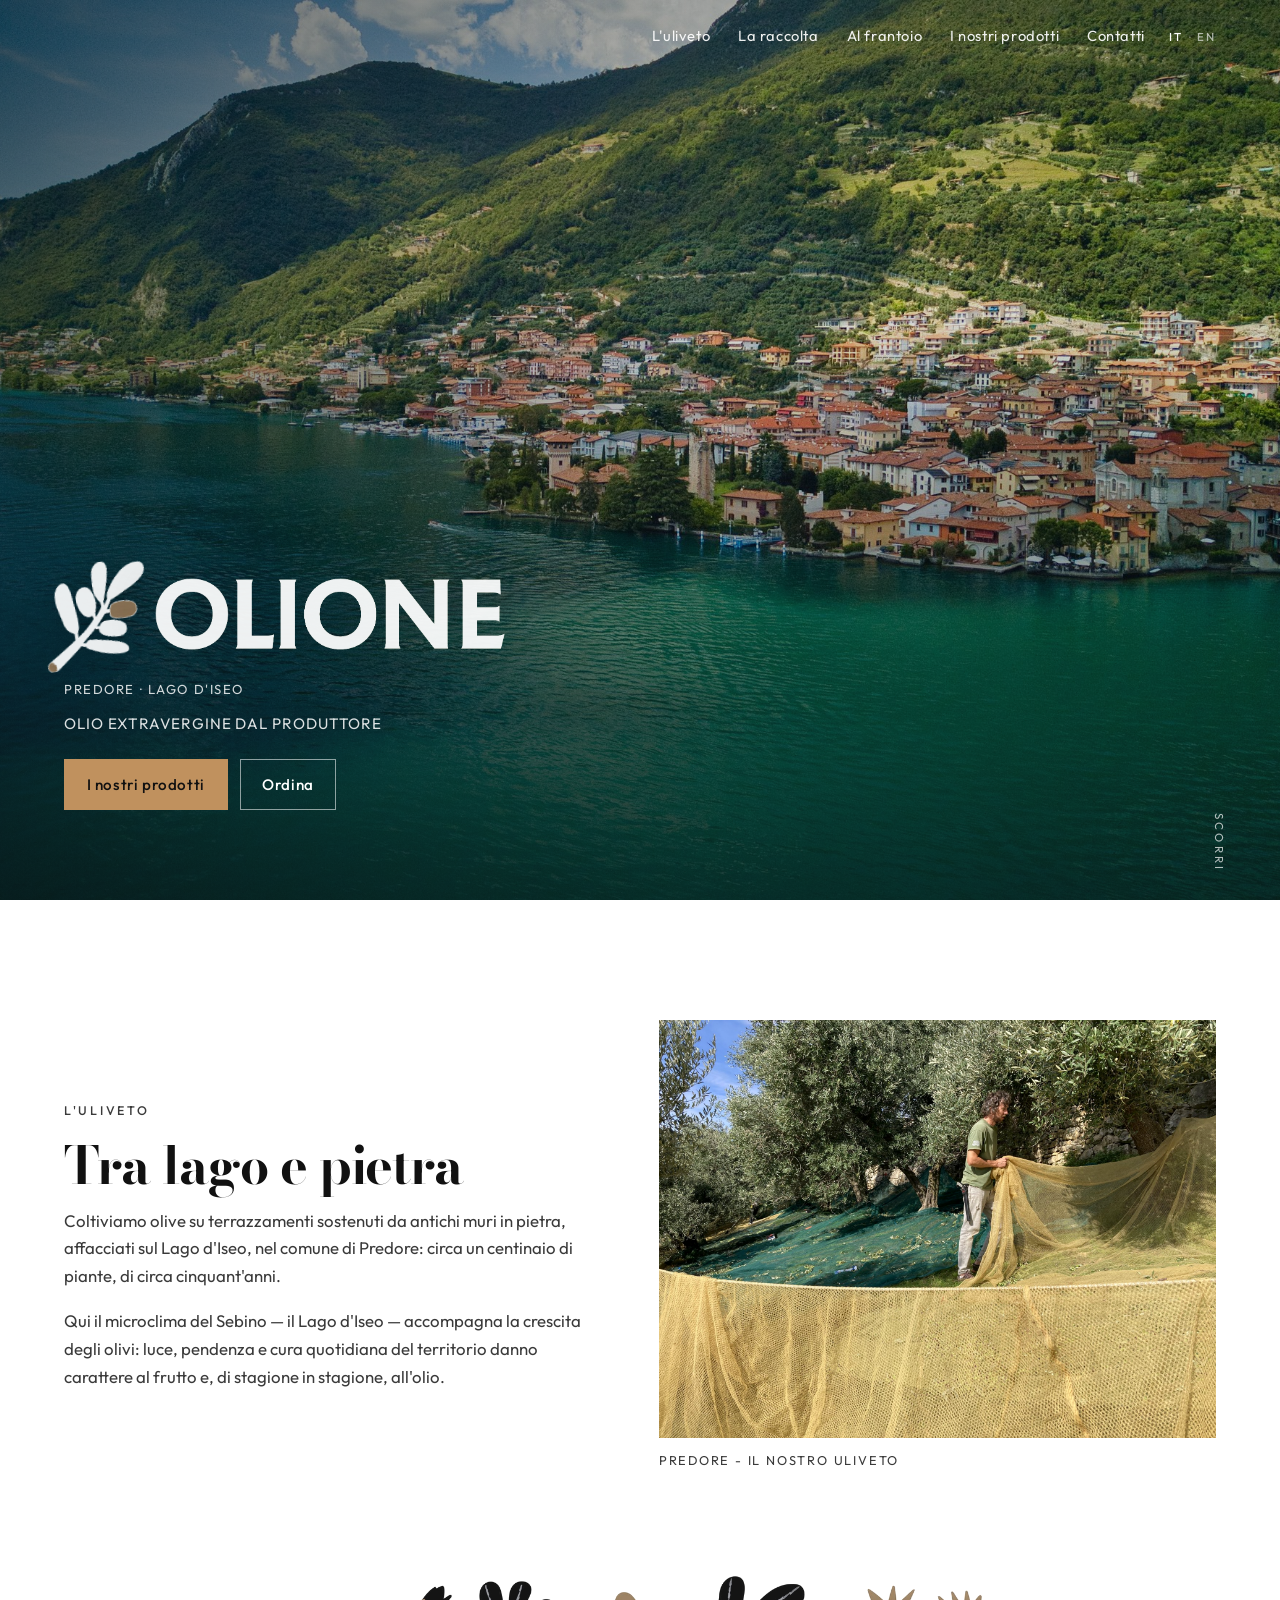
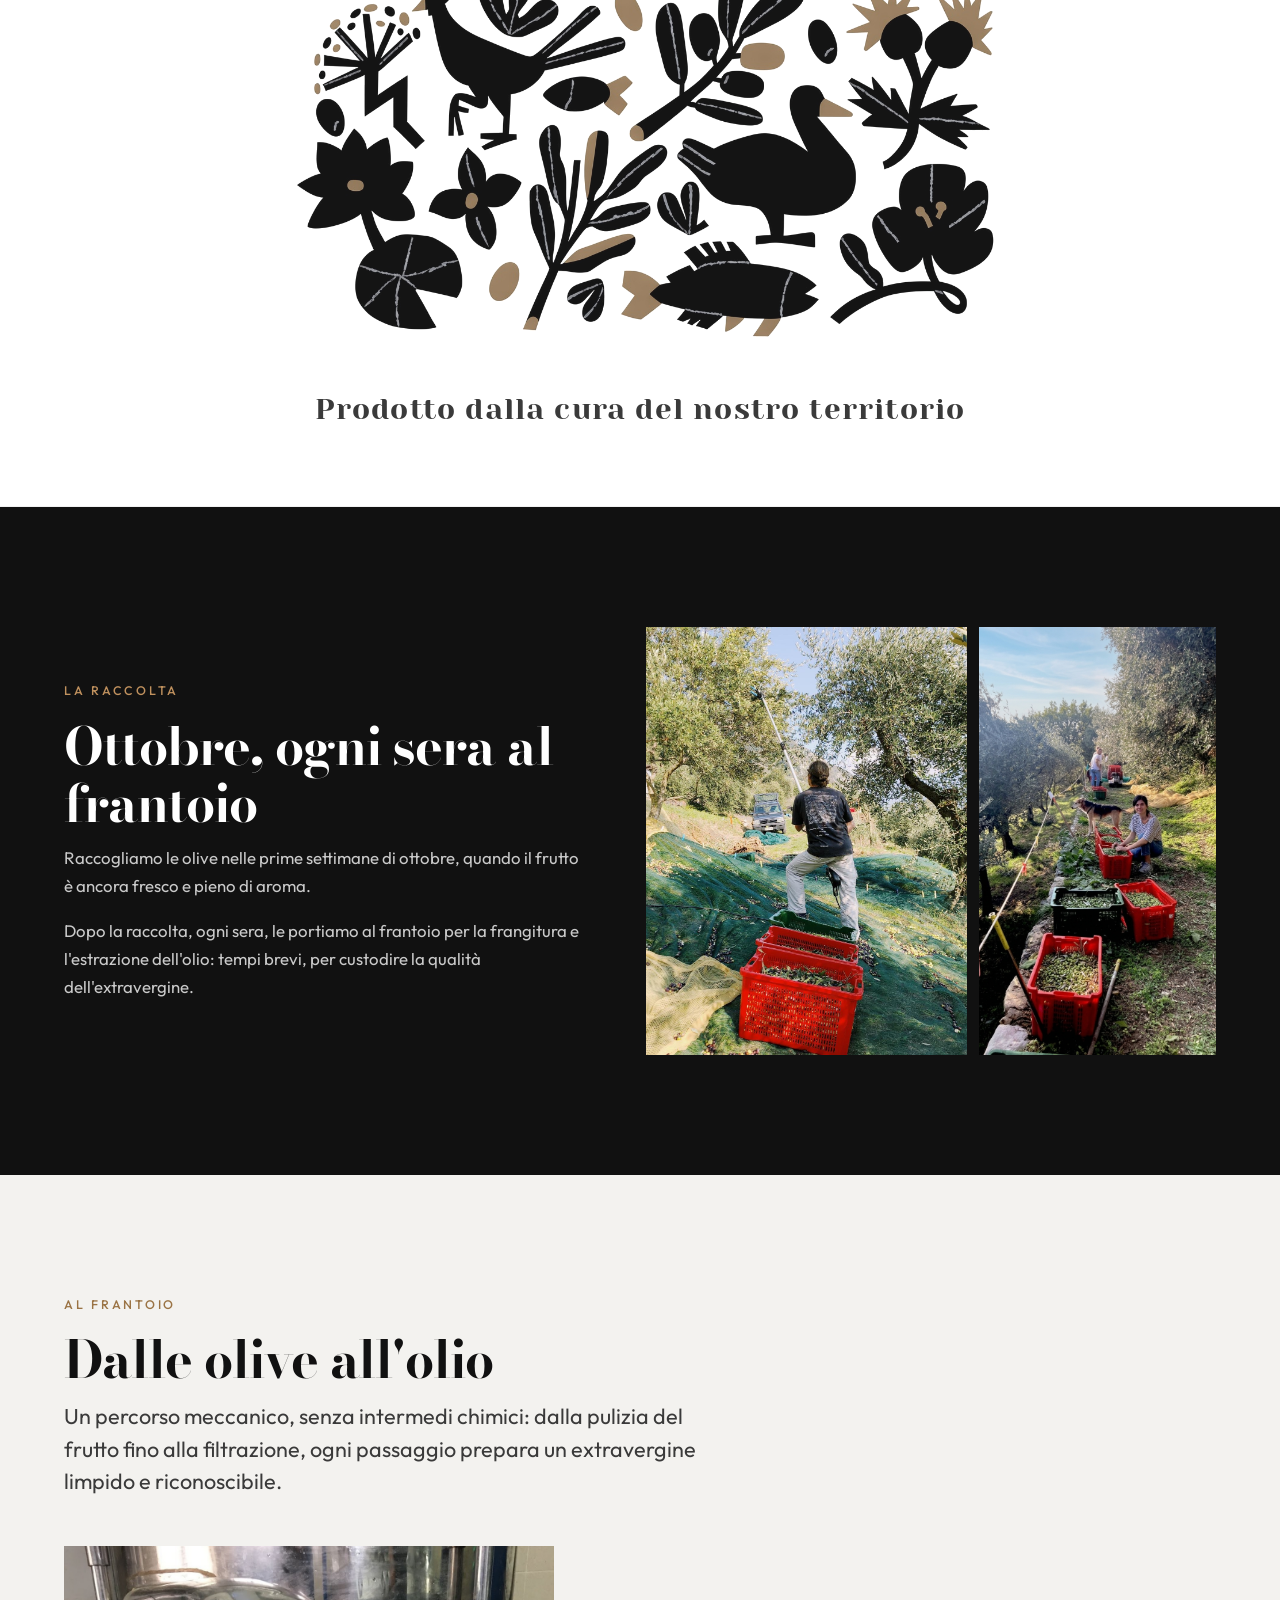
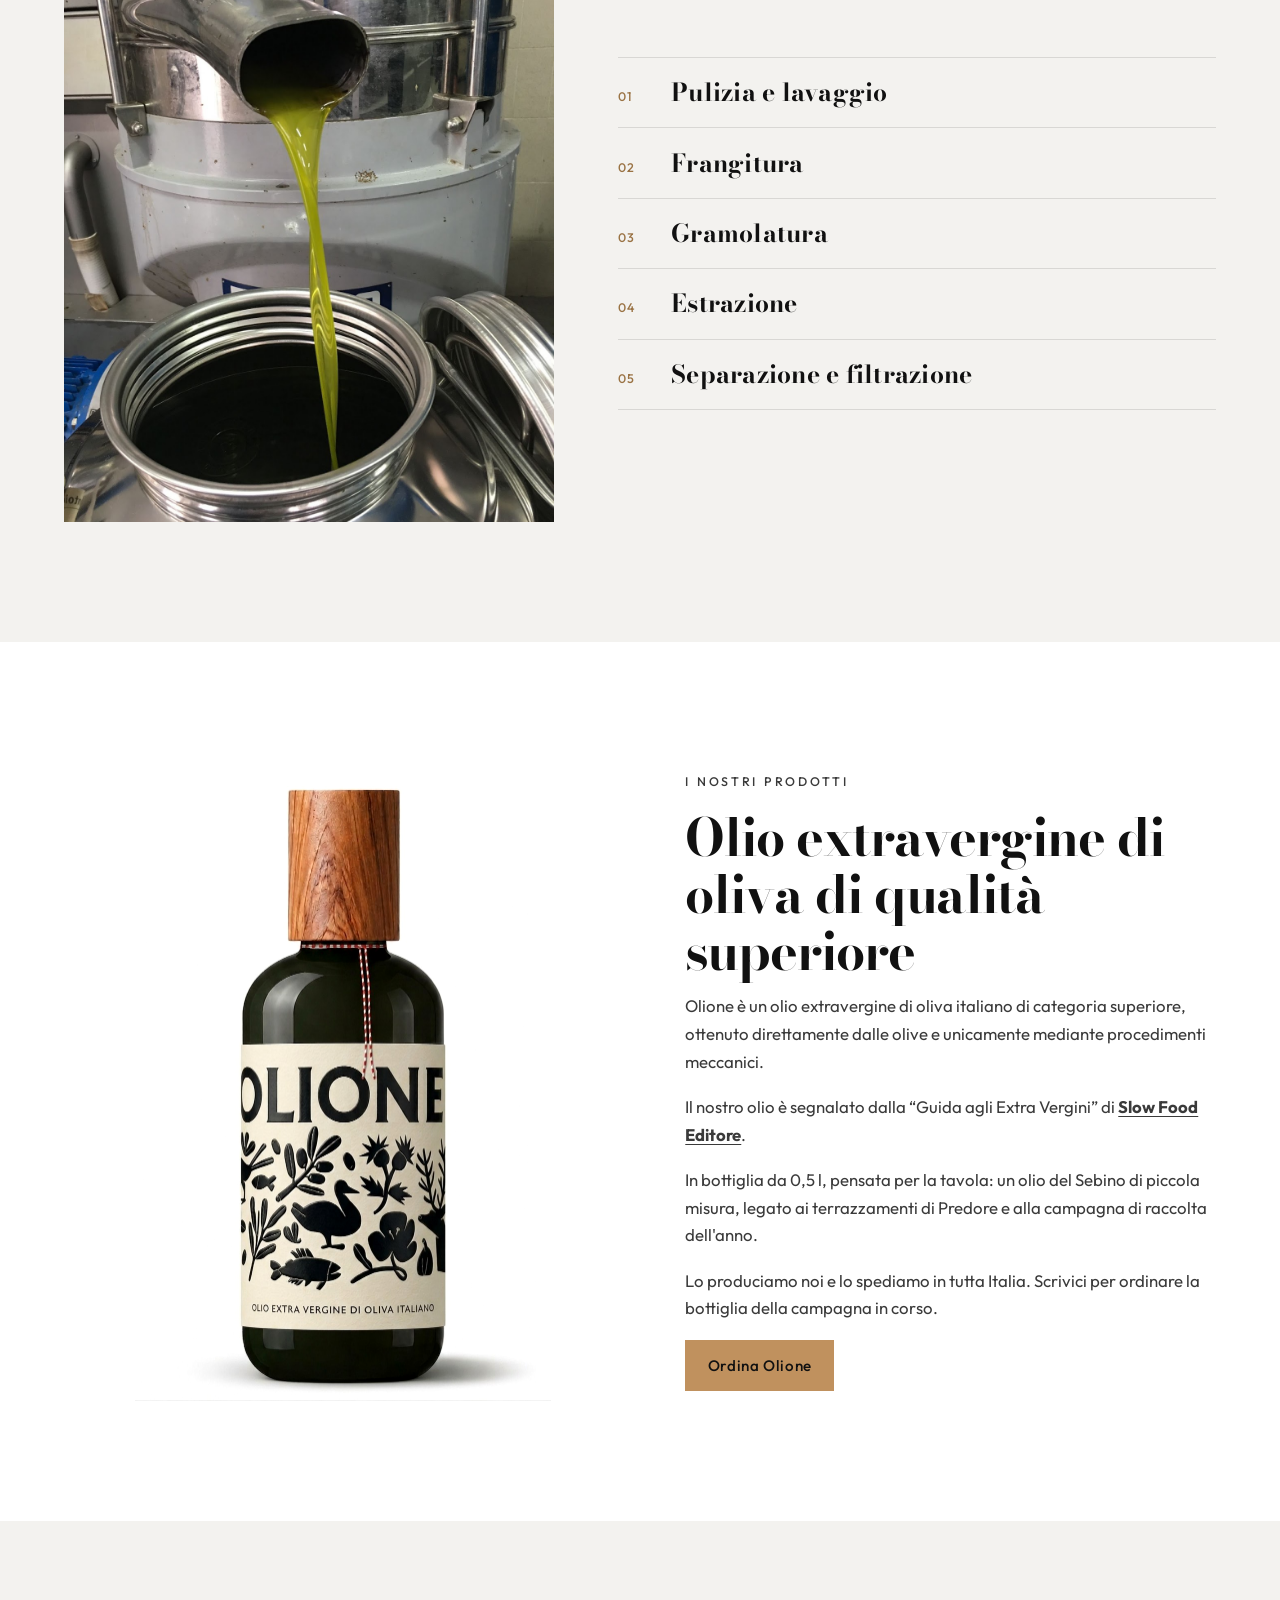
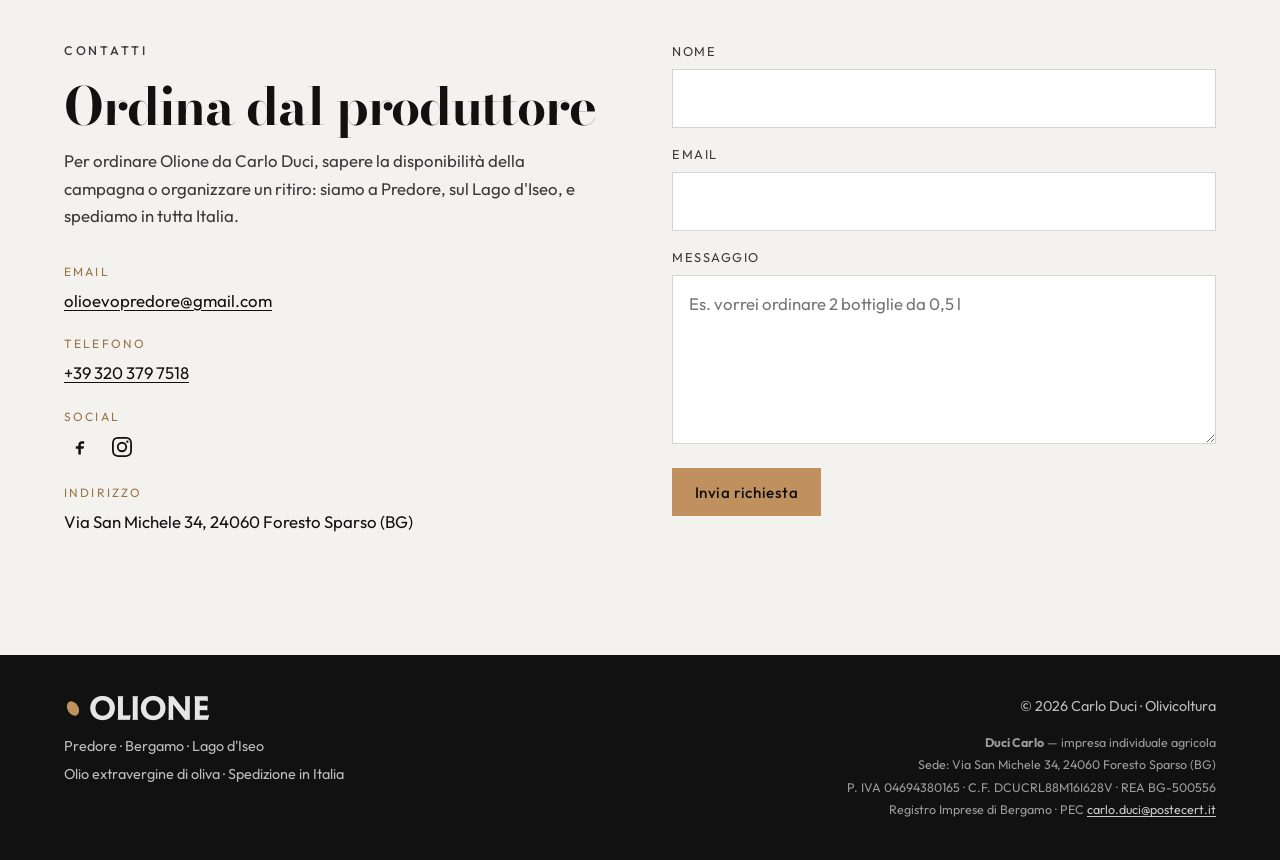
<file: index.html>
﻿<!DOCTYPE html>
<html lang="it">
  <head>
    <meta charset="UTF-8" />
    <meta name="viewport" content="width=device-width, initial-scale=1.0" />
    <title>Olione | Olio extravergine del Sebino · Predore · Lago d'Iseo</title>
    <meta
      name="description"
      content="Olione è olio extravergine di oliva del Sebino, da Predore sul Lago d'Iseo. Bottiglia da 0,5 l dal produttore Carlo Duci, con spedizione in tutta Italia."
    />
    <meta name="robots" content="index,follow,max-image-preview:large" />
    <link rel="canonical" href="https://www.olioevopredore.it/" />
    <link rel="alternate" hreflang="it" href="https://www.olioevopredore.it/" />
    <link
      rel="alternate"
      hreflang="en"
      href="https://www.olioevopredore.it/?lang=en"
    />
    <link
      rel="alternate"
      hreflang="x-default"
      href="https://www.olioevopredore.it/"
    />
    <meta property="og:locale:alternate" content="en_GB" />
    <link
      rel="describedby"
      href="https://www.olioevopredore.it/llms.txt"
      type="text/plain"
    />
    <link
      rel="alternate"
      type="text/markdown"
      href="https://www.olioevopredore.it/about.md"
      title="Scheda Olione (Markdown)"
    />
    <meta property="og:title" content="Olione | Olio extravergine del Sebino" />
    <meta
      property="og:description"
      content="Olio extravergine di oliva del Sebino, da Predore sul Lago d'Iseo. Dal produttore, bottiglia 0,5 l, spedizione in Italia."
    />
    <meta
      property="og:image"
      content="https://www.olioevopredore.it/assets/photos/olione-bottiglia-olio-extravergine.jpg"
    />
    <meta property="og:url" content="https://www.olioevopredore.it/" />
    <meta property="og:type" content="website" />
    <meta property="og:locale" content="it_IT" />
    <meta property="og:site_name" content="Olione" />
    <meta name="twitter:card" content="summary_large_image" />
    <meta name="twitter:title" content="Olione | Olio extravergine del Sebino" />
    <meta
      name="twitter:description"
      content="Olio extravergine di oliva del Sebino, da Predore sul Lago d'Iseo. Dal produttore, bottiglia 0,5 l, spedizione in Italia."
    />
    <meta
      name="twitter:image"
      content="https://www.olioevopredore.it/assets/photos/olione-bottiglia-olio-extravergine.jpg"
    />
    <meta name="theme-color" content="#111111" />
    <link rel="icon" type="image/png" sizes="32x32" href="assets/brand/favicon-32.png" />
    <link rel="icon" type="image/png" sizes="512x512" href="assets/brand/favicon-512.png" />
    <link rel="apple-touch-icon" sizes="180x180" href="assets/brand/favicon-180.png" />
    <link rel="preconnect" href="https://fonts.googleapis.com" />
    <link rel="preconnect" href="https://fonts.gstatic.com" crossorigin />
    <link
      href="https://fonts.googleapis.com/css2?family=Bodoni+Moda:opsz,wght@6..96,500;6..96,700;6..96,800&family=Outfit:wght@300;400;500;600&family=Yeseva+One&display=swap"
      rel="stylesheet"
    />
    <link rel="stylesheet" href="css/styles.css" />
    <script type="application/ld+json">
      {
        "@context": "https://schema.org",
        "@graph": [
          {
            "@type": "WebSite",
            "@id": "https://www.olioevopredore.it/#website",
            "url": "https://www.olioevopredore.it/",
            "name": "Olione",
            "inLanguage": "it-IT",
            "publisher": { "@id": "https://www.olioevopredore.it/#business" }
          },
          {
            "@type": "LocalBusiness",
            "@id": "https://www.olioevopredore.it/#business",
            "name": "Olione",
            "alternateName": "Carlo Duci Olivicoltura",
            "description": "Olio extravergine di oliva del Sebino, prodotto a Predore sul Lago d'Iseo e spedito in tutta Italia.",
            "url": "https://www.olioevopredore.it/",
            "image": "https://www.olioevopredore.it/assets/photos/olione-bottiglia-olio-extravergine.jpg",
            "email": "olioevopredore@gmail.com",
            "telephone": "+39-320-379-7518",
            "vatID": "IT04694380165",
            "taxID": "DCUCRL88M16I628V",
            "address": {
              "@type": "PostalAddress",
              "streetAddress": "Via San Michele 34",
              "addressLocality": "Foresto Sparso",
              "addressRegion": "BG",
              "postalCode": "24060",
              "addressCountry": "IT"
            },
            "areaServed": {
              "@type": "Country",
              "name": "Italy"
            },
            "sameAs": [
              "https://www.facebook.com/olioevopredore",
              "https://www.instagram.com/olioevopredore"
            ]
          }
        ]
      }
    </script>
  </head>
  <body>
    <a class="skip-link" href="#contenuto" data-i18n="skip">Vai al contenuto</a>

    <header class="site-header" data-header>
      <div class="header-inner">
        <a class="logo" href="#top" aria-label="Olione — home">
          <img
            class="logo-mark"
            src="assets/brand/oliva.svg"
            alt=""
            width="28"
            height="28"
            aria-hidden="true"
          />
          <img
            class="logo-img logo-img-light"
            src="assets/brand/logo-white-sm.png"
            alt="Olione"
            width="220"
            height="48"
          />
          <img
            class="logo-img logo-img-dark"
            src="assets/brand/logo-sm.png"
            alt=""
            width="220"
            height="48"
            aria-hidden="true"
          />
        </a>
        <nav class="nav" data-i18n-aria="nav.label" aria-label="Principale">
          <a href="#uliveto" data-i18n="nav.grove">L'uliveto</a>
          <a href="#raccolta" data-i18n="nav.harvest">La raccolta</a>
          <a href="#frantoio" data-i18n="nav.mill">Al frantoio</a>
          <a href="#prodotti" data-i18n="nav.products">I nostri prodotti</a>
          <a href="#contatti" data-i18n="nav.contact">Contatti</a>
        </nav>
        <div class="header-tools">
          <nav class="lang" data-i18n-aria="lang.label" aria-label="Lingua">
            <a href="?lang=it" hreflang="it" lang="it" data-lang-switch="it">IT</a>
            <span class="lang-sep" aria-hidden="true">·</span>
            <a href="?lang=en" hreflang="en" lang="en" data-lang-switch="en">EN</a>
          </nav>
          <button class="nav-toggle" type="button" aria-expanded="false" aria-controls="mobile-nav" data-nav-toggle>
            <span class="nav-toggle-line"></span>
            <span class="sr-only" data-i18n="nav.menu">Menu</span>
          </button>
        </div>
      </div>
      <div class="mobile-nav" id="mobile-nav" data-mobile-nav hidden>
        <a href="#uliveto" data-i18n="nav.grove">L'uliveto</a>
        <a href="#raccolta" data-i18n="nav.harvest">La raccolta</a>
        <a href="#frantoio" data-i18n="nav.mill">Al frantoio</a>
        <a href="#prodotti" data-i18n="nav.products">I nostri prodotti</a>
        <a href="#contatti" data-i18n="nav.contact">Contatti</a>
      </div>
    </header>

    <main id="top">
      <section class="hero" data-i18n-aria="hero.label" aria-label="Home page">
        <div class="hero-media" data-hero-media>
          <img
            src="assets/photos/predore-lago-iseo.jpg"
            data-i18n-alt="hero.alt"
            alt="Predore sul Lago d'Iseo, sponda bergamasca del Sebino"
            width="2400"
            height="1242"
            fetchpriority="high"
          />
        </div>
        <div class="hero-veil" aria-hidden="true"></div>
        <div class="hero-content">
          <div class="hero-copy">
            <p class="hero-brand">
              <span class="hero-mark" aria-hidden="true">
                <img
                  class="hero-sprig"
                  src="assets/brand/rametto.png"
                  alt=""
                  width="306"
                  height="287"
                  data-hero-sprig
                />
                <img
                  class="hero-olive"
                  src="assets/brand/oliva.svg"
                  alt=""
                  width="28"
                  height="28"
                  data-hero-olive
                />
              </span>
              <img
                class="hero-wordmark"
                src="assets/brand/logo-white.png"
                alt="Olione"
                width="780"
                height="160"
                fetchpriority="high"
              />
            </p>
            <p class="hero-place" data-i18n="hero.place">Predore · Lago d'Iseo</p>
            <h1 class="hero-kicker" data-i18n="hero.kicker">Olio extravergine dal produttore</h1>
          </div>
          <div class="hero-actions">
            <a class="btn btn-primary" href="#prodotti" data-i18n="hero.ctaProducts">I nostri prodotti</a>
            <a class="btn btn-ghost" href="#contatti" data-i18n="hero.ctaOrder">Ordina</a>
          </div>
        </div>
        <div class="hero-scroll" aria-hidden="true">
          <span data-i18n="hero.scroll">Scorri</span>
        </div>
      </section>

      <div id="contenuto">
        <section class="section territory" id="uliveto">
          <div class="section-grid">
            <div class="section-copy reveal">
              <p class="eyebrow" data-i18n="grove.eyebrow">L'uliveto</p>
              <h2 data-i18n="grove.title">Tra lago e pietra</h2>
              <p data-i18n="grove.p1">
                Coltiviamo olive su terrazzamenti sostenuti da antichi muri in pietra,
                affacciati sul Lago d'Iseo, nel comune di Predore: circa un centinaio
                di piante, di circa cinquant'anni.
              </p>
              <p data-i18n="grove.p2">
                Qui il microclima del Sebino — il Lago d'Iseo — accompagna la crescita
                degli olivi: luce, pendenza e cura quotidiana del territorio danno
                carattere al frutto e, di stagione in stagione, all'olio.
              </p>
            </div>
            <figure class="section-figure reveal" style="--delay: 0.12s">
              <img
                src="assets/photos/uliveto-predore-sebino.jpg"
                data-i18n-alt="grove.alt"
                alt="Reti da raccolta stese nell'uliveto di Predore sul Lago d'Iseo"
                width="1800"
                height="1350"
                loading="lazy"
              />
              <figcaption data-i18n="grove.caption">Predore - Il nostro Uliveto</figcaption>
            </figure>
          </div>
        </section>

        <section class="strip reveal" data-i18n-aria="strip.label" aria-label="Promessa di marca">
          <img
            class="strip-art"
            src="assets/brand/illustration.png"
            alt=""
            width="1280"
            height="720"
            loading="lazy"
          />
          <p class="strip-script" data-i18n="strip.text">Prodotto dalla cura del nostro territorio</p>
        </section>

        <section class="section care" id="raccolta">
          <div class="care-band">
            <div class="care-copy reveal">
              <p class="eyebrow" data-i18n="harvest.eyebrow">La raccolta</p>
              <h2 data-i18n="harvest.title">Ottobre, ogni sera al frantoio</h2>
              <p data-i18n="harvest.p1">
                Raccogliamo le olive nelle prime settimane di ottobre, quando il frutto
                è ancora fresco e pieno di aroma.
              </p>
              <p data-i18n="harvest.p2">
                Dopo la raccolta, ogni sera, le portiamo al frantoio per la frangitura
                e l'estrazione dell'olio: tempi brevi, per custodire la qualità
                dell'extravergine.
              </p>
            </div>
            <div class="care-images reveal" style="--delay: 0.1s">
              <img
                src="assets/photos/raccolta-olive-uliveto-predore.jpg"
                data-i18n-alt="harvest.altWork"
                alt="Raccolta delle olive a Predore: reti, cassette e abbacco in uliveto"
                width="1066"
                height="1600"
                loading="lazy"
              />
              <img
                src="assets/photos/cassette-olive-raccolta-predore.jpg"
                data-i18n-alt="harvest.altCrates"
                alt="Cassette di olive appena raccolte sull'uliveto terrazzato di Predore"
                width="1200"
                height="1600"
                loading="lazy"
              />
            </div>
          </div>
        </section>

        <section class="section product" id="frantoio">
          <div class="product-intro reveal">
            <p class="eyebrow" data-i18n="mill.eyebrow">Al frantoio</p>
            <h2 data-i18n="mill.title">Dalle olive all'olio</h2>
            <p class="lead" data-i18n="mill.lead">
              Un percorso meccanico, senza intermedi chimici: dalla pulizia del frutto
              fino alla filtrazione, ogni passaggio prepara un extravergine limpido
              e riconoscibile.
            </p>
          </div>
          <div class="product-stage reveal" style="--delay: 0.08s">
            <div class="product-visual product-visual-light">
              <img
                src="assets/photos/olio-extravergine-frantoio.jpg"
                data-i18n-alt="mill.alt"
                alt="Olio extravergine appena estratto al frantoio"
                width="1200"
                height="1600"
                loading="lazy"
              />
            </div>
            <ol class="process-list">
              <li data-i18n="mill.step1">Pulizia e lavaggio</li>
              <li data-i18n="mill.step2">Frangitura</li>
              <li data-i18n="mill.step3">Gramolatura</li>
              <li data-i18n="mill.step4">Estrazione</li>
              <li data-i18n="mill.step5">Separazione e filtrazione</li>
            </ol>
          </div>
        </section>

        <section class="section territory" id="prodotti">
          <div class="section-grid section-grid-reverse">
            <div class="section-copy reveal">
              <p class="eyebrow" data-i18n="products.eyebrow">I nostri prodotti</p>
              <h2 data-i18n="products.title">Olio extravergine di oliva di qualità superiore</h2>
              <p data-i18n="products.p1">
                Olione è un olio extravergine di oliva italiano di categoria superiore,
                ottenuto direttamente dalle olive e unicamente mediante procedimenti
                meccanici.
              </p>
              <p data-i18n-html="products.slowfood">
                Il nostro olio è segnalato dalla “Guida agli Extra Vergini” di
                <a
                  href="https://www.slowfoodeditore.it/it/guide-slow/guida-agli-extravergini-2026-1162.html"
                  target="_blank"
                  rel="noopener noreferrer"
                  ><strong>Slow Food Editore</strong></a
                >.
              </p>
              <p data-i18n="products.p2">
                In bottiglia da 0,5&nbsp;l, pensata per la tavola: un olio del Sebino
                di piccola misura, legato ai terrazzamenti di Predore e alla
                campagna di raccolta dell'anno.
              </p>
              <p data-i18n="products.p3">
                Lo produciamo noi e lo spediamo in tutta Italia. Scrivici per
                ordinare la bottiglia della campagna in corso.
              </p>
              <p>
                <a class="btn btn-primary" href="#contatti" data-i18n="products.cta">Ordina Olione</a>
              </p>
            </div>
            <figure class="section-figure section-figure-portrait reveal" style="--delay: 0.12s">
              <img
                src="assets/photos/olione-bottiglia-olio-extravergine.jpg"
                data-i18n-alt="products.alt"
                alt="Bottiglia Olione di olio extravergine di oliva italiano"
                width="832"
                height="1279"
                loading="lazy"
              />
            </figure>
          </div>
        </section>

        <section class="section contact" id="contatti">
          <div class="contact-inner">
            <div class="contact-copy reveal">
              <p class="eyebrow" data-i18n="contact.eyebrow">Contatti</p>
              <h2 data-i18n="contact.title">Ordina dal produttore</h2>
              <p data-i18n="contact.intro">
                Per ordinare Olione da Carlo Duci, sapere la disponibilità della
                campagna o organizzare un ritiro: siamo a Predore, sul Lago
                d'Iseo, e spediamo in tutta Italia.
              </p>
              <dl class="contact-details">
                <div>
                  <dt data-i18n="contact.email">Email</dt>
                  <dd>
                    <a href="mailto:olioevopredore@gmail.com">olioevopredore@gmail.com</a>
                  </dd>
                </div>
                <div>
                  <dt data-i18n="contact.phone">Telefono</dt>
                  <dd>
                    <a href="tel:+393203797518">+39 320 379 7518</a>
                  </dd>
                </div>
                <div>
                  <dt data-i18n="contact.social">Social</dt>
                  <dd class="social-links">
                    <a
                      class="social-link"
                      href="https://www.facebook.com/olioevopredore"
                      target="_blank"
                      rel="noopener noreferrer"
                      aria-label="Facebook Olione"
                    >
                      <svg viewBox="0 0 24 24" width="20" height="20" aria-hidden="true" focusable="false">
                        <path
                          fill="currentColor"
                          d="M14 8h3V5h-3c-2.2 0-4 1.8-4 4v2H7v3h3v7h3v-7h3l1-3h-4V9c0-.6.4-1 1-1z"
                        />
                      </svg>
                    </a>
                    <a
                      class="social-link"
                      href="https://www.instagram.com/olioevopredore"
                      target="_blank"
                      rel="noopener noreferrer"
                      aria-label="Instagram Olione"
                    >
                      <svg viewBox="0 0 24 24" width="20" height="20" aria-hidden="true" focusable="false">
                        <path
                          fill="currentColor"
                          d="M12 2.163c3.204 0 3.584.012 4.85.07 3.252.148 4.771 1.691 4.919 4.919.058 1.265.069 1.645.069 4.849 0 3.205-.012 3.584-.069 4.849-.149 3.225-1.664 4.771-4.919 4.919-1.266.058-1.644.07-4.85.07-3.204 0-3.584-.012-4.849-.07-3.26-.149-4.771-1.699-4.919-4.92-.058-1.265-.07-1.644-.07-4.849 0-3.204.013-3.583.07-4.849.149-3.227 1.664-4.771 4.919-4.919 1.266-.057 1.645-.069 4.849-.069zm0-2.163c-3.259 0-3.667.014-4.947.072-4.358.2-6.78 2.618-6.98 6.98-.059 1.281-.073 1.689-.073 4.948 0 3.259.014 3.668.072 4.948.2 4.358 2.618 6.78 6.98 6.98 1.281.058 1.689.072 4.948.072 3.259 0 3.668-.014 4.948-.072 4.354-.2 6.782-2.618 6.979-6.98.059-1.28.073-1.689.073-4.948 0-3.259-.014-3.667-.072-4.947-.196-4.354-2.617-6.78-6.979-6.98C15.668.014 15.259 0 12 0zm0 5.838a6.162 6.162 0 1 0 0 12.324 6.162 6.162 0 0 0 0-12.324zM12 16a4 4 0 1 1 0-8 4 4 0 0 1 0 8zm6.406-11.845a1.44 1.44 0 1 0 0 2.881 1.44 1.44 0 0 0 0-2.881z"
                        />
                      </svg>
                    </a>
                  </dd>
                </div>
                <div>
                  <dt data-i18n="contact.address">Indirizzo</dt>
                  <dd>Via San Michele 34, 24060 Foresto Sparso (BG)</dd>
                </div>
              </dl>
            </div>
            <form
              class="contact-form reveal"
              style="--delay: 0.12s"
              action="https://formspree.io/f/xvkzggyo"
              method="POST"
              data-contact-form
            >
              <input type="hidden" name="_subject" value="Richiesta Olione dal sito" />
              <input
                class="contact-honeypot"
                type="text"
                name="_gotcha"
                tabindex="-1"
                autocomplete="off"
                aria-hidden="true"
              />
              <label>
                <span data-i18n="form.name">Nome</span>
                <input type="text" name="name" autocomplete="name" required />
              </label>
              <label>
                <span data-i18n="form.email">Email</span>
                <input type="email" name="email" autocomplete="email" required />
              </label>
              <label>
                <span data-i18n="form.message">Messaggio</span>
                <textarea
                  name="message"
                  rows="5"
                  required
                  data-i18n-placeholder="form.placeholder"
                  placeholder="Es. vorrei ordinare 2 bottiglie da 0,5 l"
                ></textarea>
              </label>
              <button class="btn btn-primary" type="submit" data-i18n="form.submit">Invia richiesta</button>
              <p class="contact-status" data-contact-status hidden role="status"></p>
            </form>
          </div>
        </section>
      </div>
    </main>

    <footer class="site-footer">
      <div class="footer-inner">
        <div class="footer-brand">
          <div class="footer-lockup">
            <img
              class="footer-mark"
              src="assets/brand/oliva.svg"
              alt=""
              width="28"
              height="28"
              aria-hidden="true"
            />
            <img
              class="footer-logo"
              src="assets/brand/logo-white-sm.png"
              alt="Olione"
              width="220"
              height="48"
            />
          </div>
          <p data-i18n="footer.place">Predore · Bergamo · Lago d'Iseo</p>
          <p data-i18n="footer.line">Olio extravergine di oliva · Spedizione in Italia</p>
        </div>
        <div class="footer-meta">
          <p>© <span data-year></span> <span data-i18n="footer.copyright">Carlo Duci · Olivicoltura</span></p>
          <address class="footer-legal">
            <p>
              <strong>Duci Carlo</strong> —
              <span data-i18n="legal.kind">impresa individuale agricola</span>
            </p>
            <p>
              <span data-i18n="legal.seat">Sede</span>: Via San Michele 34, 24060 Foresto Sparso (BG)
            </p>
            <p>
              P. IVA 04694380165 · C.F. DCUCRL88M16I628V · REA BG-500556
            </p>
            <p>
              <span data-i18n="legal.register">Registro Imprese di Bergamo</span>
              ·
              PEC
              <a href="mailto:carlo.duci@postecert.it">carlo.duci@postecert.it</a>
            </p>
          </address>
        </div>
      </div>
    </footer>

    <script src="js/i18n.js" defer></script>
    <script src="js/main.js" defer></script>
  </body>
</html>
</file>
<file: css/styles.css>
/* Olione — brand tokens from label (nero, bianco, oro a caldo) */
:root {
  --ink: #111111;
  --ink-soft: #3a3a3a;
  --paper: #ffffff;
  --paper-mute: #f3f2ef;
  --gold: #c0915e;
  --gold-deep: #9a7344;
  --lake: #1f4f5c;
  --header-h: 4.5rem;
  --pad: clamp(1.25rem, 4vw, 3.5rem);
  --measure: 38rem;
  --wide: 72rem;
  --ease: cubic-bezier(0.22, 1, 0.36, 1);
  --font-display: "Bodoni Moda", "Times New Roman", serif;
  --font-body: "Outfit", system-ui, sans-serif;
  --font-script: "Yeseva One", "Bodoni Moda", serif;
}

*,
*::before,
*::after {
  box-sizing: border-box;
}

html {
  scroll-behavior: smooth;
  overflow-x: clip;
  scroll-padding-top: calc(var(--header-h) + 0.75rem);
}

body {
  margin: 0;
  color: var(--ink);
  background: var(--paper);
  font-family: var(--font-body);
  font-weight: 400;
  font-size: clamp(1.05rem, 1.1vw, 1.175rem);
  line-height: 1.65;
  -webkit-font-smoothing: antialiased;
  text-rendering: optimizeLegibility;
  overflow-x: clip;
}

body.nav-open {
  overflow: hidden;
}

img {
  max-width: 100%;
  height: auto;
  display: block;
}

a {
  color: inherit;
  text-decoration-thickness: 1px;
  text-underline-offset: 0.2em;
}

a:hover {
  color: var(--gold-deep);
}

h1,
h2,
h3 {
  font-family: var(--font-display);
  font-weight: 700;
  line-height: 1.1;
  letter-spacing: -0.02em;
  margin: 0 0 0.75rem;
}

h2 {
  font-size: clamp(1.75rem, 4.5vw, 3.25rem);
  max-width: 16ch;
}

html[lang="en"] h2 {
  max-width: 22ch;
}

p {
  margin: 0 0 1.1rem;
}

p:last-child {
  margin-bottom: 0;
}

em {
  font-style: italic;
  color: var(--ink);
}

.sr-only {
  position: absolute;
  width: 1px;
  height: 1px;
  padding: 0;
  margin: -1px;
  overflow: hidden;
  clip: rect(0, 0, 0, 0);
  border: 0;
}

.skip-link {
  position: absolute;
  left: 1rem;
  top: -4rem;
  z-index: 100;
  background: var(--ink);
  color: var(--paper);
  padding: 0.75rem 1rem;
}

.skip-link:focus {
  top: 1rem;
}

.eyebrow {
  font-family: var(--font-body);
  font-size: 0.78rem;
  font-weight: 500;
  letter-spacing: 0.22em;
  text-transform: uppercase;
  color: var(--gold-deep);
  margin: 0 0 1rem;
}

.lead {
  font-size: clamp(1.15rem, 2vw, 1.35rem);
  line-height: 1.5;
  color: var(--ink-soft);
  max-width: 40rem;
}

/* Header */
.site-header {
  position: fixed;
  inset: 0 0 auto;
  z-index: 50;
  min-height: var(--header-h);
  padding: 0 var(--pad);
  transition: background 0.4s var(--ease), backdrop-filter 0.4s var(--ease),
    box-shadow 0.4s var(--ease);
}

.site-header.is-scrolled,
.site-header.is-open {
  background: rgba(255, 255, 255, 0.96);
  backdrop-filter: blur(12px);
  box-shadow: 0 1px 0 rgba(17, 17, 17, 0.06);
}

.site-header.is-scrolled .nav a {
  color: var(--ink);
}

.site-header.is-scrolled .logo-img-light,
.site-header.is-open .logo-img-light {
  opacity: 0;
}

.site-header.is-scrolled .logo-img-dark,
.site-header.is-open .logo-img-dark {
  opacity: 1;
}

.site-header.is-scrolled .nav-toggle-line,
.site-header.is-scrolled .nav-toggle-line::before,
.site-header.is-scrolled .nav-toggle-line::after,
.site-header.is-open .nav-toggle-line,
.site-header.is-open .nav-toggle-line::before,
.site-header.is-open .nav-toggle-line::after {
  background: var(--ink);
}

.header-inner {
  min-height: var(--header-h);
  max-width: var(--wide);
  margin: 0 auto;
  padding: 0;
  display: flex;
  align-items: center;
  justify-content: space-between;
  gap: 1.5rem;
}

.logo {
  position: relative;
  display: inline-flex;
  align-items: center;
  gap: 0.55rem;
  width: 8.5rem;
  text-decoration: none;
}

.logo:hover {
  color: inherit;
}

.logo-mark {
  width: 1.2rem;
  height: auto;
  flex: 0 0 auto;
  display: block;
  transform-origin: center;
  transform: rotate(calc(var(--scroll, 0) * 180deg));
  transition: opacity 0.3s var(--ease);
}

/* Header lockup (olive + wordmark) only after leaving the hero. */
html.js .logo-mark {
  opacity: 0;
}

html.js .site-header.is-scrolled .logo-mark,
html.js .site-header.is-open .logo-mark {
  opacity: 1;
}

.logo-img {
  width: calc(100% - 1.75rem);
  height: auto;
  display: block;
  transition: opacity 0.3s var(--ease);
}

/* Hide header wordmark over the hero; show it only after leaving the big OLIONE. */
html.js .logo-img-light {
  opacity: 0;
}

.logo-img-dark {
  position: absolute;
  left: calc(1.2rem + 0.55rem);
  top: 50%;
  transform: translateY(-50%);
  width: calc(100% - 1.75rem);
  opacity: 0;
}

.nav {
  display: none;
  gap: 1.75rem;
}

.nav a {
  font-size: 0.92rem;
  font-weight: 400;
  letter-spacing: 0.04em;
  text-decoration: none;
  color: rgba(255, 255, 255, 0.92);
  transition: color 0.3s var(--ease);
}

.nav a:hover {
  color: var(--gold);
}

.header-tools {
  display: flex;
  align-items: center;
  gap: 0.85rem;
  margin-left: auto;
  flex: 0 0 auto;
}

.lang {
  display: flex;
  align-items: center;
  gap: 0.4rem;
  font-size: 0.72rem;
  font-weight: 500;
  letter-spacing: 0.16em;
}

.lang a {
  color: rgba(255, 255, 255, 0.62);
  text-decoration: none;
}

.lang a:hover,
.lang a.is-active {
  color: #fff;
}

.lang-sep {
  color: rgba(255, 255, 255, 0.38);
  letter-spacing: 0;
}

.site-header.is-scrolled .lang a,
.site-header.is-open .lang a {
  color: rgba(17, 17, 17, 0.38);
}

.site-header.is-scrolled .lang a:hover,
.site-header.is-scrolled .lang a.is-active,
.site-header.is-open .lang a:hover,
.site-header.is-open .lang a.is-active {
  color: var(--ink);
}

.site-header.is-scrolled .lang-sep,
.site-header.is-open .lang-sep {
  color: rgba(17, 17, 17, 0.28);
}

.nav-toggle {
  width: 2.5rem;
  height: 2.5rem;
  border: 0;
  background: transparent;
  padding: 0;
  display: grid;
  place-items: center;
  cursor: pointer;
}

.nav-toggle-line,
.nav-toggle-line::before,
.nav-toggle-line::after {
  content: "";
  display: block;
  width: 1.35rem;
  height: 1.5px;
  background: var(--paper);
  transition: background 0.3s var(--ease), transform 0.3s var(--ease);
  position: relative;
}

.nav-toggle-line::before {
  position: absolute;
  top: -6px;
}

.nav-toggle-line::after {
  position: absolute;
  top: 6px;
}

.mobile-nav {
  display: flex;
  flex-direction: column;
  gap: 0.35rem;
  width: min(100%, var(--wide));
  margin: 0 auto;
  padding: 0.25rem 0 1.35rem;
  max-height: min(70svh, 28rem);
  overflow-y: auto;
  -webkit-overflow-scrolling: touch;
  background: transparent;
}

.mobile-nav[hidden] {
  display: none;
}

.mobile-nav a {
  font-family: var(--font-display);
  font-weight: 700;
  font-size: clamp(1.25rem, 5.5vw, 1.55rem);
  line-height: 1.2;
  text-decoration: none;
  padding: 0.7rem 0;
  border-bottom: 1px solid rgba(17, 17, 17, 0.08);
}

.mobile-nav a:last-child {
  border-bottom: 0;
}

@media (min-width: 860px) {
  .nav {
    display: flex;
    margin-left: auto;
  }

  .header-tools {
    margin-left: 0;
  }

  .nav-toggle,
  .mobile-nav {
    display: none !important;
  }
}

/* Buttons */
.btn {
  display: inline-flex;
  align-items: center;
  justify-content: center;
  min-height: 3rem;
  padding: 0.75rem 1.35rem;
  font-family: var(--font-body);
  font-size: 0.95rem;
  font-weight: 500;
  letter-spacing: 0.04em;
  text-decoration: none;
  border: 1px solid transparent;
  cursor: pointer;
  transition: background 0.3s var(--ease), color 0.3s var(--ease),
    border-color 0.3s var(--ease), transform 0.3s var(--ease);
}

@media (max-width: 480px) {
  .btn {
    width: 100%;
  }

  .hero-actions {
    width: min(100%, 20rem);
  }
}

.btn:hover {
  transform: translateY(-1px);
}

.btn-primary {
  background: var(--gold);
  color: var(--ink);
  border-color: var(--gold);
}

.btn-primary:hover {
  background: var(--gold-deep);
  border-color: var(--gold-deep);
  color: var(--paper);
}

.btn-ghost {
  background: transparent;
  color: var(--paper);
  border-color: rgba(255, 255, 255, 0.55);
}

.btn-ghost:hover {
  border-color: var(--paper);
  color: var(--paper);
  background: rgba(255, 255, 255, 0.08);
}

/* Hero — one composition, brand first, full-bleed */
.hero {
  position: relative;
  min-height: 100svh;
  display: grid;
  align-items: end;
  color: var(--paper);
  overflow: hidden;
  padding: 0 var(--pad);
}

.hero-media {
  position: absolute;
  inset: 0;
  z-index: 0;
}

.hero-media img {
  width: 100%;
  height: 100%;
  object-fit: cover;
  object-position: 55% 45%;
  transform: scale(1.04);
  animation: hero-drift 18s var(--ease) forwards;
}

@media (max-width: 720px) {
  .hero-media img {
    transform: none;
    animation: none;
  }
}

@keyframes hero-drift {
  to {
    transform: scale(1);
  }
}

.hero-veil {
  position: absolute;
  inset: 0;
  z-index: 1;
  background:
    linear-gradient(180deg, rgba(8, 16, 20, 0.35) 0%, rgba(8, 16, 20, 0.15) 35%, rgba(8, 16, 20, 0.72) 100%),
    linear-gradient(90deg, rgba(8, 16, 20, 0.45) 0%, transparent 55%);
  pointer-events: none;
}

.hero-content {
  position: relative;
  z-index: 2;
  width: min(100%, var(--wide));
  margin: 0 auto;
  padding: calc(var(--header-h) + 2rem) 0 clamp(4rem, 10vh, 6.5rem);
  text-align: left;
}

.hero-copy {
  display: flex;
  flex-direction: column;
  align-items: flex-start;
  max-width: min(34rem, 100%);
}

/* Scaled header lockup: mark 1.2 / gap 0.55 / total 8.5 → wordmark stays ~22rem */
.hero-brand {
  display: flex;
  align-items: center;
  gap: calc(100% * 0.55 / 8.5);
  margin: 0 0 0.85rem;
  width: min(100%, 27.7rem);
  animation: rise 1s var(--ease) both;
}

.hero-mark {
  position: relative;
  flex: 0 0 calc(100% * 1.2 / 8.5);
  width: calc(100% * 1.2 / 8.5);
  display: grid;
  place-items: center;
  pointer-events: none;
}

.hero-sprig,
.hero-olive {
  grid-area: 1 / 1;
  display: block;
  margin: 0;
  height: auto;
  will-change: opacity, transform;
}

.hero-sprig {
  width: 175%;
  max-width: none;
  opacity: calc(0.92 * (1 - var(--hero-exit, 0)));
  transform: scale(calc(1 - var(--hero-exit, 0) * 0.55)) rotate(-8deg);
  filter: drop-shadow(0 2px 16px rgba(0, 0, 0, 0.35));
}

.hero-olive {
  width: 100%;
  opacity: var(--hero-exit, 0);
  transform: scale(calc(0.55 + var(--hero-exit, 0) * 0.45));
}

.hero-wordmark {
  flex: 1 1 auto;
  width: auto;
  min-width: 0;
  height: auto;
  display: block;
  margin: 0;
  /* Soft warm ivory — not full gold */
  filter: drop-shadow(0 2px 28px rgba(0, 0, 0, 0.28))
    sepia(0.28) saturate(0.55) brightness(1.06);
}

.hero-place {
  margin: 0 0 0.85rem;
  font-size: clamp(0.68rem, 2.7vw, 0.82rem);
  font-weight: 400;
  letter-spacing: 0.12em;
  text-transform: uppercase;
  color: rgba(255, 255, 255, 0.82);
  animation: rise 1s var(--ease) 0.08s both;
  max-width: 100%;
  text-align: left;
}

.hero-kicker {
  margin: 0 0 1.5rem;
  font-family: var(--font-body);
  font-size: clamp(0.8rem, 3.2vw, 0.95rem);
  font-weight: 400;
  letter-spacing: 0.06em;
  text-transform: uppercase;
  color: rgba(255, 255, 255, 0.86);
  animation: rise 1s var(--ease) 0.14s both;
  text-align: left;
  line-height: 1.35;
}

.hero-actions {
  display: flex;
  flex-wrap: wrap;
  gap: 0.75rem;
  animation: rise 1s var(--ease) 0.24s both;
}

.hero-scroll {
  position: absolute;
  right: var(--pad);
  bottom: 1.75rem;
  z-index: 2;
  font-size: 0.72rem;
  letter-spacing: 0.28em;
  text-transform: uppercase;
  color: rgba(255, 255, 255, 0.7);
  writing-mode: vertical-rl;
  animation: pulse-soft 2.4s ease-in-out infinite;
}

@media (max-width: 720px) {
  .hero-content {
    padding-bottom: clamp(3rem, 8vh, 4.5rem);
  }

  .hero-brand {
    /* Match mobile header lockup: 1.1 / 0.45 / 7.25 */
    gap: calc(100% * 0.45 / 7.25);
    width: min(100%, 22.7rem);
  }

  .hero-mark {
    flex-basis: calc(100% * 1.1 / 7.25);
    width: calc(100% * 1.1 / 7.25);
  }

  .logo {
    width: 7.25rem;
    gap: 0.45rem;
  }

  .logo-mark {
    width: 1.1rem;
  }

  .logo-img,
  .logo-img-dark {
    width: calc(100% - 1.55rem);
  }

  .logo-img-dark {
    left: calc(1.1rem + 0.45rem);
  }

  .hero-scroll {
    display: none;
  }

  .hero-place {
    letter-spacing: 0.06em;
  }

  .section-figure figcaption {
    letter-spacing: 0.08em;
  }
}

@media (max-width: 360px) {
  .hero-brand {
    width: min(100%, 20rem);
  }

  .hero-place {
    letter-spacing: 0.04em;
    font-size: 0.64rem;
  }
}

@keyframes rise {
  from {
    opacity: 0;
    transform: translateY(1.25rem);
  }
  to {
    opacity: 1;
    transform: translateY(0);
  }
}

@keyframes pulse-soft {
  0%,
  100% {
    opacity: 0.45;
  }
  50% {
    opacity: 0.9;
  }
}

/* Motif strip from label */
.strip {
  padding: clamp(2.5rem, 6vw, 4.5rem) var(--pad);
  text-align: center;
  background: var(--paper);
  border-bottom: 1px solid rgba(17, 17, 17, 0.06);
}

#uliveto {
  padding-bottom: clamp(1.5rem, 4vw, 2.75rem);
}

#uliveto + .strip {
  padding-top: clamp(1.25rem, 3vw, 2.25rem);
}

.strip-art {
  width: min(100%, 46rem);
  margin: 0 auto 1.25rem;
  opacity: 0.92;
  height: auto;
  display: block;
}

.strip-script {
  font-family: var(--font-script);
  font-size: clamp(1.35rem, 2.6vw, 1.85rem);
  letter-spacing: 0.04em;
  color: var(--ink-soft);
  margin: 0;
}

/* Sections */
.section {
  padding: clamp(4rem, 10vw, 7.5rem) var(--pad);
}

.section-grid {
  max-width: var(--wide);
  margin: 0 auto;
  display: grid;
  gap: clamp(2rem, 5vw, 4rem);
  align-items: center;
}

.section-copy {
  max-width: var(--measure);
}

.section-copy p {
  color: var(--ink-soft);
}

.section-figure {
  margin: 0;
  position: relative;
}

.section-figure img {
  width: 100%;
  aspect-ratio: 4 / 3;
  object-fit: cover;
  filter: saturate(1.05) contrast(1.02);
}

.section-figure-portrait img {
  width: 100%;
  max-width: min(100%, 26rem);
  height: auto;
  aspect-ratio: auto;
  object-fit: cover;
  object-position: center center;
  display: block;
  margin-inline: auto;
}

.section-figure figcaption {
  margin-top: 0.75rem;
  font-size: 0.8rem;
  letter-spacing: 0.14em;
  text-transform: uppercase;
  color: var(--ink-soft);
}

@media (min-width: 900px) {
  .section-grid {
    grid-template-columns: 1fr 1.05fr;
  }

  .section-grid-reverse {
    grid-template-columns: 1.05fr 1fr;
  }

  .section-grid-reverse .section-copy {
    order: 2;
  }
}

/* Product */
.product {
  background: var(--paper-mute);
}

.product-intro {
  max-width: var(--wide);
  margin: 0 auto 3rem;
}

.product-stage {
  max-width: var(--wide);
  margin: 0 auto;
  display: grid;
  gap: clamp(2rem, 5vw, 4rem);
  align-items: center;
}

.product-visual {
  background: var(--ink);
  padding: clamp(1.5rem, 4vw, 3rem);
}

.product-visual-light {
  background: var(--paper);
  padding: 0;
}

.product-visual img {
  width: min(100%, 22rem);
  margin: 0 auto;
  mix-blend-mode: normal;
}

.product-visual-light img {
  width: 100%;
  max-width: none;
  aspect-ratio: 3 / 4;
  object-fit: cover;
  max-height: min(70svh, 36rem);
  display: block;
}

.process-list {
  list-style: none;
  margin: 0;
  padding: 0;
  counter-reset: step;
}

.process-list li {
  counter-increment: step;
  display: grid;
  grid-template-columns: 2.5rem 1fr;
  gap: 0.85rem;
  align-items: baseline;
  padding: 1.2rem 0;
  border-top: 1px solid rgba(17, 17, 17, 0.12);
  font-family: var(--font-display);
  font-size: clamp(1.15rem, 2vw, 1.55rem);
  font-weight: 700;
  letter-spacing: 0.01em;
  line-height: 1.25;
}

.process-list li:last-child {
  border-bottom: 1px solid rgba(17, 17, 17, 0.12);
}

.process-list li::before {
  content: counter(step, decimal-leading-zero);
  font-family: var(--font-body);
  font-size: 0.78rem;
  font-weight: 500;
  letter-spacing: 0.12em;
  color: var(--gold-deep);
}

@media (min-width: 900px) {
  .product-stage {
    grid-template-columns: 0.9fr 1.1fr;
  }
}

/* Care */
.care {
  background: var(--ink);
  color: var(--paper);
}

.care .eyebrow {
  color: var(--gold);
}

.care-band {
  max-width: var(--wide);
  margin: 0 auto;
  display: grid;
  gap: clamp(2.5rem, 6vw, 4rem);
  align-items: center;
}

.care-copy {
  max-width: var(--measure);
}

.care-copy p {
  color: rgba(255, 255, 255, 0.78);
}

.care-script {
  font-family: var(--font-script);
  font-size: clamp(1.4rem, 2.5vw, 1.9rem);
  color: var(--gold) !important;
  margin-top: 1.75rem !important;
}

.care-images {
  display: grid;
  grid-template-columns: 1.15fr 0.85fr;
  gap: 0.75rem;
  align-items: stretch;
}

.care-images-single {
  grid-template-columns: 1fr;
}

.care-images img {
  width: 100%;
  height: 100%;
  object-fit: cover;
}

.care-images-single img {
  aspect-ratio: 4 / 3;
}

.care-images:not(.care-images-single) img:first-child,
.care-images:not(.care-images-single) img:last-child {
  aspect-ratio: 3 / 4;
  margin-bottom: 0;
}

@media (min-width: 900px) {
  .care-band {
    grid-template-columns: 1fr 1.1fr;
  }
}

/* About */
.about {
  background:
    radial-gradient(ellipse at 10% 0%, rgba(192, 145, 94, 0.12), transparent 45%),
    var(--paper);
}

.about-inner {
  max-width: 40rem;
  margin: 0 auto;
  text-align: center;
}

.about-inner h2 {
  max-width: none;
  margin-left: auto;
  margin-right: auto;
}

.about-inner p {
  color: var(--ink-soft);
}

.about-address {
  margin-top: 2rem !important;
  font-family: var(--font-display);
  font-weight: 700;
  font-size: 1.15rem;
  line-height: 1.7;
  letter-spacing: 0.02em;
  color: var(--ink) !important;
}

/* Contact */
.contact {
  background: var(--paper-mute);
}

.contact-inner {
  max-width: var(--wide);
  margin: 0 auto;
  display: grid;
  gap: clamp(2rem, 5vw, 4rem);
}

.contact-copy {
  max-width: var(--measure);
}

.contact-copy p {
  color: var(--ink-soft);
}

.contact-details {
  margin: 2rem 0 0;
  display: grid;
  gap: 1.25rem;
}

.contact-details div {
  margin: 0;
}

.contact-details dt {
  font-size: 0.75rem;
  letter-spacing: 0.18em;
  text-transform: uppercase;
  color: var(--gold-deep);
  margin-bottom: 0.3rem;
}

.contact-details dd {
  margin: 0;
}

.social-links {
  display: flex;
  align-items: center;
  gap: 0.65rem;
}

.social-link {
  display: inline-flex;
  align-items: center;
  justify-content: center;
  width: 2rem;
  height: 2rem;
  color: var(--ink);
  text-decoration: none;
  transition: color 0.25s var(--ease);
}

.social-link:hover {
  color: var(--gold-deep);
}

.social-link svg {
  display: block;
}

.contact-form {
  display: grid;
  gap: 1rem;
  align-content: start;
}

.contact-form label {
  display: grid;
  gap: 0.45rem;
}

.contact-form span {
  font-size: 0.8rem;
  letter-spacing: 0.12em;
  text-transform: uppercase;
  color: var(--ink-soft);
}

.contact-form input,
.contact-form textarea {
  width: 100%;
  border: 1px solid rgba(17, 17, 17, 0.18);
  background: var(--paper);
  color: var(--ink);
  padding: 0.9rem 1rem;
  font: inherit;
  border-radius: 0;
  transition: border-color 0.25s var(--ease);
}

.contact-form input:focus,
.contact-form textarea:focus {
  outline: none;
  border-color: var(--gold);
}

.contact-form .btn {
  justify-self: start;
  margin-top: 0.5rem;
}

.contact-form .btn:disabled {
  opacity: 0.6;
  cursor: wait;
}

.contact-honeypot {
  position: absolute;
  left: -10000px;
  width: 1px;
  height: 1px;
  overflow: hidden;
  opacity: 0;
  pointer-events: none;
}

.contact-status {
  margin: 0;
  font-size: 0.95rem;
  line-height: 1.45;
}

.contact-status[data-state="success"] {
  color: #2f5d3a;
}

.contact-status[data-state="error"] {
  color: #8a2f2f;
}

.contact-status[data-state="pending"] {
  color: var(--ink-soft);
}

@media (min-width: 900px) {
  .contact-inner {
    grid-template-columns: 1fr 1fr;
    align-items: start;
  }
}

/* Footer */
.site-footer {
  background: var(--ink);
  color: rgba(255, 255, 255, 0.72);
  padding: 2.5rem var(--pad);
}

.footer-inner {
  max-width: var(--wide);
  margin: 0 auto;
  padding: 0;
  display: flex;
  flex-wrap: wrap;
  justify-content: space-between;
  gap: 1.5rem;
}

.footer-lockup {
  display: inline-flex;
  align-items: center;
  gap: 0.5rem;
  margin-bottom: 0.85rem;
}

.footer-mark {
  width: 1.15rem;
  height: auto;
  flex: 0 0 auto;
  display: block;
}

.footer-logo {
  display: block;
  width: 7.5rem;
  height: auto;
}

.footer-brand p,
.footer-meta > p {
  margin: 0;
  font-size: 0.9rem;
}

.footer-brand p + p {
  margin-top: 0.25rem;
}

.footer-meta {
  text-align: right;
  max-width: 28rem;
}

.footer-legal {
  margin: 0.85rem 0 0;
  font-style: normal;
  font-size: 0.78rem;
  line-height: 1.55;
  color: rgba(255, 255, 255, 0.58);
}

.footer-legal p {
  margin: 0;
}

.footer-legal p + p {
  margin-top: 0.2rem;
}

.footer-legal a {
  color: rgba(255, 255, 255, 0.78);
  text-decoration: underline;
  text-underline-offset: 0.15em;
}

.footer-legal a:hover {
  color: #fff;
}

@media (max-width: 699px) {
  .footer-meta {
    text-align: left;
    max-width: none;
  }
}

/* Reveal on scroll — only when JS opts in, so content stays visible without JS */
html.js .reveal {
  opacity: 0;
  transform: translateY(1.25rem);
  transition: opacity 0.9s var(--ease), transform 0.9s var(--ease);
  transition-delay: var(--delay, 0s);
}

html.js .reveal.is-in {
  opacity: 1;
  transform: translateY(0);
}

@media (prefers-reduced-motion: reduce) {
  html {
    scroll-behavior: auto;
  }

  .hero-media img,
  .hero-brand,
  .hero-place,
  .hero-kicker,
  .hero-actions,
  .hero-scroll,
  .hero-sprig,
  .hero-olive,
  .logo-mark,
  html.js .logo-mark,
  html.js .reveal {
    animation: none !important;
    transition: none !important;
    opacity: 1 !important;
    transform: none !important;
  }

  .hero-olive {
    opacity: 0 !important;
  }
}
</file>
